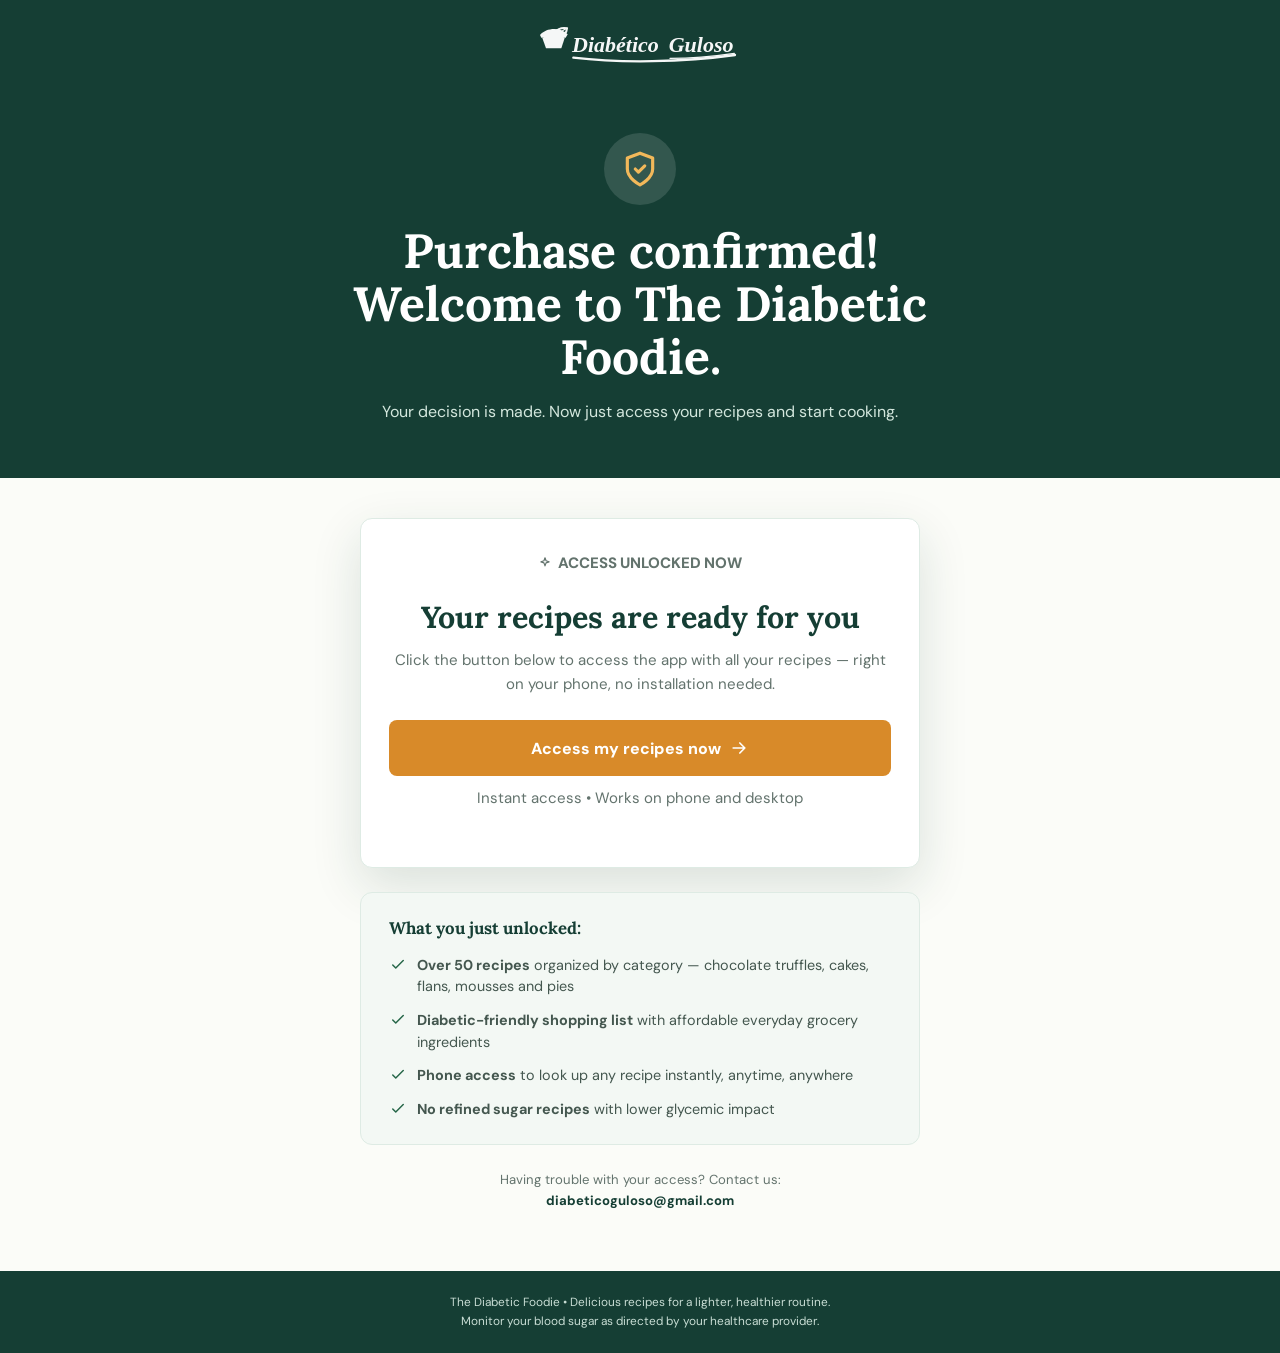
<file: obrigado-en.html>
<!doctype html>
<html lang="en-US">
  <head>
    <meta charset="UTF-8" />
    <meta name="viewport" content="width=device-width, initial-scale=1.0" />
    <meta name="theme-color" content="#153e34" />
    <meta name="robots" content="noindex, nofollow" />
    <title>Thank You! | The Diabetic Foodie</title>
    <link rel="icon" type="image/svg+xml" href="./assets/favicon.svg" />
    <link rel="preconnect" href="https://fonts.googleapis.com" />
    <link rel="preconnect" href="https://fonts.gstatic.com" crossorigin />
    <link href="https://fonts.googleapis.com/css2?family=DM+Sans:wght@400;500;600;700;800&family=Lora:wght@600;700&display=swap" rel="stylesheet" />
    <style>
      :root {
        --forest: #153e34;
        --forest-2: #1d5745;
        --leaf: #276749;
        --mint: #e4f1ea;
        --mint-2: #f3f8f4;
        --gold: #d88a29;
        --ink: #20332d;
        --muted: #63736d;
        --line: #deebe4;
        --cream: #fbfcf8;
        --white: #fff;
        --shadow: 0 18px 50px rgba(21, 62, 52, .14);
      }
      * { box-sizing: border-box; margin: 0; padding: 0; }
      html { scroll-behavior: smooth; }
      body {
        background: var(--cream);
        color: var(--ink);
        font-family: "DM Sans", Arial, sans-serif;
        -webkit-font-smoothing: antialiased;
        min-height: 100vh;
        display: flex;
        flex-direction: column;
      }
      a { -webkit-tap-highlight-color: transparent; text-decoration: none; color: inherit; }
      img { display: block; max-width: 100%; }

      /* HEADER */
      .header {
        background: var(--forest);
        padding: 18px 0;
        text-align: center;
      }
      .logo {
        display: inline-block;
        width: min(220px, 60vw);
        height: auto;
        filter: brightness(0) invert(1);
        opacity: .96;
      }

      /* HERO */
      .hero {
        background: var(--forest);
        padding: 42px 20px 52px;
        text-align: center;
        color: white;
      }
      .hero-icon {
        display: inline-flex;
        width: 72px;
        height: 72px;
        align-items: center;
        justify-content: center;
        border-radius: 50%;
        background: rgba(255,255,255,.13);
        margin-bottom: 20px;
      }
      .hero-icon svg {
        width: 38px;
        height: 38px;
        color: #f2b85a;
      }
      .hero h1 {
        font-family: Lora, Georgia, serif;
        font-size: clamp(2rem, 7vw, 3rem);
        line-height: 1.1;
        color: white;
        max-width: 640px;
        margin: 0 auto 16px;
      }
      .hero p {
        color: #d3e7dd;
        font-size: 1rem;
        line-height: 1.65;
        max-width: 520px;
        margin: 0 auto;
      }

      /* MAIN */
      .main {
        flex: 1;
        padding: 40px 20px 60px;
        display: flex;
        flex-direction: column;
        align-items: center;
        gap: 24px;
      }

      /* CTA CARD */
      .cta-card {
        background: white;
        border: 1px solid var(--line);
        border-radius: 12px;
        box-shadow: var(--shadow);
        padding: 32px 28px;
        max-width: 560px;
        width: 100%;
        text-align: center;
      }
      .eyebrow {
        display: inline-flex;
        align-items: center;
        gap: 6px;
        color: var(--leaf);
        font-size: .74rem;
        font-weight: 800;
        text-transform: uppercase;
        margin-bottom: 12px;
      }
      .eyebrow svg { width: 14px; height: 14px; }
      .cta-card h2 {
        font-family: Lora, Georgia, serif;
        font-size: clamp(1.45rem, 5vw, 1.9rem);
        color: var(--forest);
        line-height: 1.2;
        margin-bottom: 12px;
      }
      .cta-card p {
        color: var(--muted);
        font-size: .94rem;
        line-height: 1.62;
        margin-bottom: 24px;
      }
      .btn {
        display: inline-flex;
        align-items: center;
        justify-content: center;
        gap: 8px;
        width: 100%;
        min-height: 56px;
        padding: 0 24px;
        border-radius: 8px;
        background: var(--gold);
        color: white;
        font-family: "DM Sans", Arial, sans-serif;
        font-size: 1rem;
        font-weight: 800;
        text-align: center;
        border: none;
        cursor: pointer;
        animation: pulse 1.6s infinite;
        transition: transform .18s ease, box-shadow .18s ease;
      }
      .btn:hover { transform: translateY(-2px); box-shadow: 0 10px 24px rgba(216,138,41,.28); }
      .btn svg { width: 20px; height: 20px; flex-shrink: 0; }
      @keyframes pulse {
        50% { transform: scale(1.03); box-shadow: 0 0 0 8px rgba(216,138,41,.12); }
      }
      .btn-note {
        margin-top: 10px;
        color: var(--muted);
        font-size: .76rem;
      }

      /* CHECKLIST */
      .checklist-card {
        background: var(--mint-2);
        border: 1px solid var(--line);
        border-radius: 12px;
        padding: 24px 28px;
        max-width: 560px;
        width: 100%;
      }
      .checklist-card h3 {
        font-family: Lora, Georgia, serif;
        color: var(--forest);
        font-size: 1.05rem;
        margin-bottom: 16px;
      }
      .checklist {
        display: grid;
        gap: 12px;
        list-style: none;
      }
      .checklist li {
        display: flex;
        gap: 10px;
        align-items: flex-start;
        color: #44574f;
        font-size: .9rem;
        line-height: 1.5;
      }
      .checklist svg {
        flex-shrink: 0;
        width: 18px;
        height: 18px;
        color: var(--leaf);
        margin-top: 1px;
      }

      /* SUPPORT */
      .suporte {
        max-width: 560px;
        width: 100%;
        text-align: center;
        color: var(--muted);
        font-size: .82rem;
        line-height: 1.6;
        padding: 0 8px;
      }
      .suporte strong { color: var(--forest); }

      /* FOOTER */
      .footer {
        padding: 22px 20px;
        background: var(--forest);
        color: #c8ddd4;
        text-align: center;
        font-size: .74rem;
        line-height: 1.6;
      }

      @media (max-width: 480px) {
        .cta-card, .checklist-card { padding: 24px 18px; }
        .hero { padding: 32px 16px 40px; }
      }
    </style>
  </head>
  <body>

    <!-- HEADER -->
    <header class="header">
      <img class="logo" src="./assets/logo-diabetico-guloso.svg" alt="The Diabetic Foodie" />
    </header>

    <!-- HERO -->
    <section class="hero">
      <div class="hero-icon">
        <svg viewBox="0 0 24 24" fill="none" stroke="currentColor" stroke-width="2" stroke-linecap="round" stroke-linejoin="round">
          <path d="M12 22s8-4 8-10V5l-8-3-8 3v7c0 6 8 10 8 10Z"/>
          <path d="m9 12 2 2 4-4"/>
        </svg>
      </div>
      <h1>Purchase confirmed!<br/>Welcome to The Diabetic Foodie.</h1>
      <p>Your decision is made. Now just access your recipes and start cooking.</p>
    </section>

    <!-- MAIN -->
    <main class="main">

      <!-- CTA -->
      <div class="cta-card">
        <p class="eyebrow">
          <svg viewBox="0 0 24 24" fill="none" stroke="currentColor" stroke-width="2" stroke-linecap="round" stroke-linejoin="round">
            <path d="m12 3 1.8 5.2L19 10l-5.2 1.8L12 17l-1.8-5.2L5 10l5.2-1.8L12 3Z"/>
          </svg>
          Access unlocked now
        </p>
        <h2>Your recipes are ready for you</h2>
        <p>Click the button below to access the app with all your recipes — right on your phone, no installation needed.</p>
        <a class="btn" href="https://webapp-diabetico-guloso.vercel.app/en" target="_blank" rel="noopener">
          Access my recipes now
          <svg viewBox="0 0 24 24" fill="none" stroke="currentColor" stroke-width="2" stroke-linecap="round" stroke-linejoin="round">
            <path d="M5 12h14m-6-6 6 6-6 6"/>
          </svg>
        </a>
        <p class="btn-note">Instant access • Works on phone and desktop</p>
      </div>

      <!-- CHECKLIST -->
      <div class="checklist-card">
        <h3>What you just unlocked:</h3>
        <ul class="checklist">
          <li>
            <svg viewBox="0 0 24 24" fill="none" stroke="currentColor" stroke-width="2" stroke-linecap="round" stroke-linejoin="round"><path d="m5 12 4 4L19 6"/></svg>
            <span><strong>Over 50 recipes</strong> organized by category — chocolate truffles, cakes, flans, mousses and pies</span>
          </li>
          <li>
            <svg viewBox="0 0 24 24" fill="none" stroke="currentColor" stroke-width="2" stroke-linecap="round" stroke-linejoin="round"><path d="m5 12 4 4L19 6"/></svg>
            <span><strong>Diabetic-friendly shopping list</strong> with affordable everyday grocery ingredients</span>
          </li>
          <li>
            <svg viewBox="0 0 24 24" fill="none" stroke="currentColor" stroke-width="2" stroke-linecap="round" stroke-linejoin="round"><path d="m5 12 4 4L19 6"/></svg>
            <span><strong>Phone access</strong> to look up any recipe instantly, anytime, anywhere</span>
          </li>
          <li>
            <svg viewBox="0 0 24 24" fill="none" stroke="currentColor" stroke-width="2" stroke-linecap="round" stroke-linejoin="round"><path d="m5 12 4 4L19 6"/></svg>
            <span><strong>No refined sugar recipes</strong> with lower glycemic impact</span>
          </li>
        </ul>
      </div>

      <!-- SUPPORT -->
      <div class="suporte">
        <p>Having trouble with your access? Contact us:<br/>
        <strong>diabeticoguloso@gmail.com</strong></p>
      </div>

    </main>

    <!-- FOOTER -->
    <footer class="footer">
      The Diabetic Foodie • Delicious recipes for a lighter, healthier routine.<br/>
      Monitor your blood sugar as directed by your healthcare provider.
    </footer>

  </body>
</html>
</file>
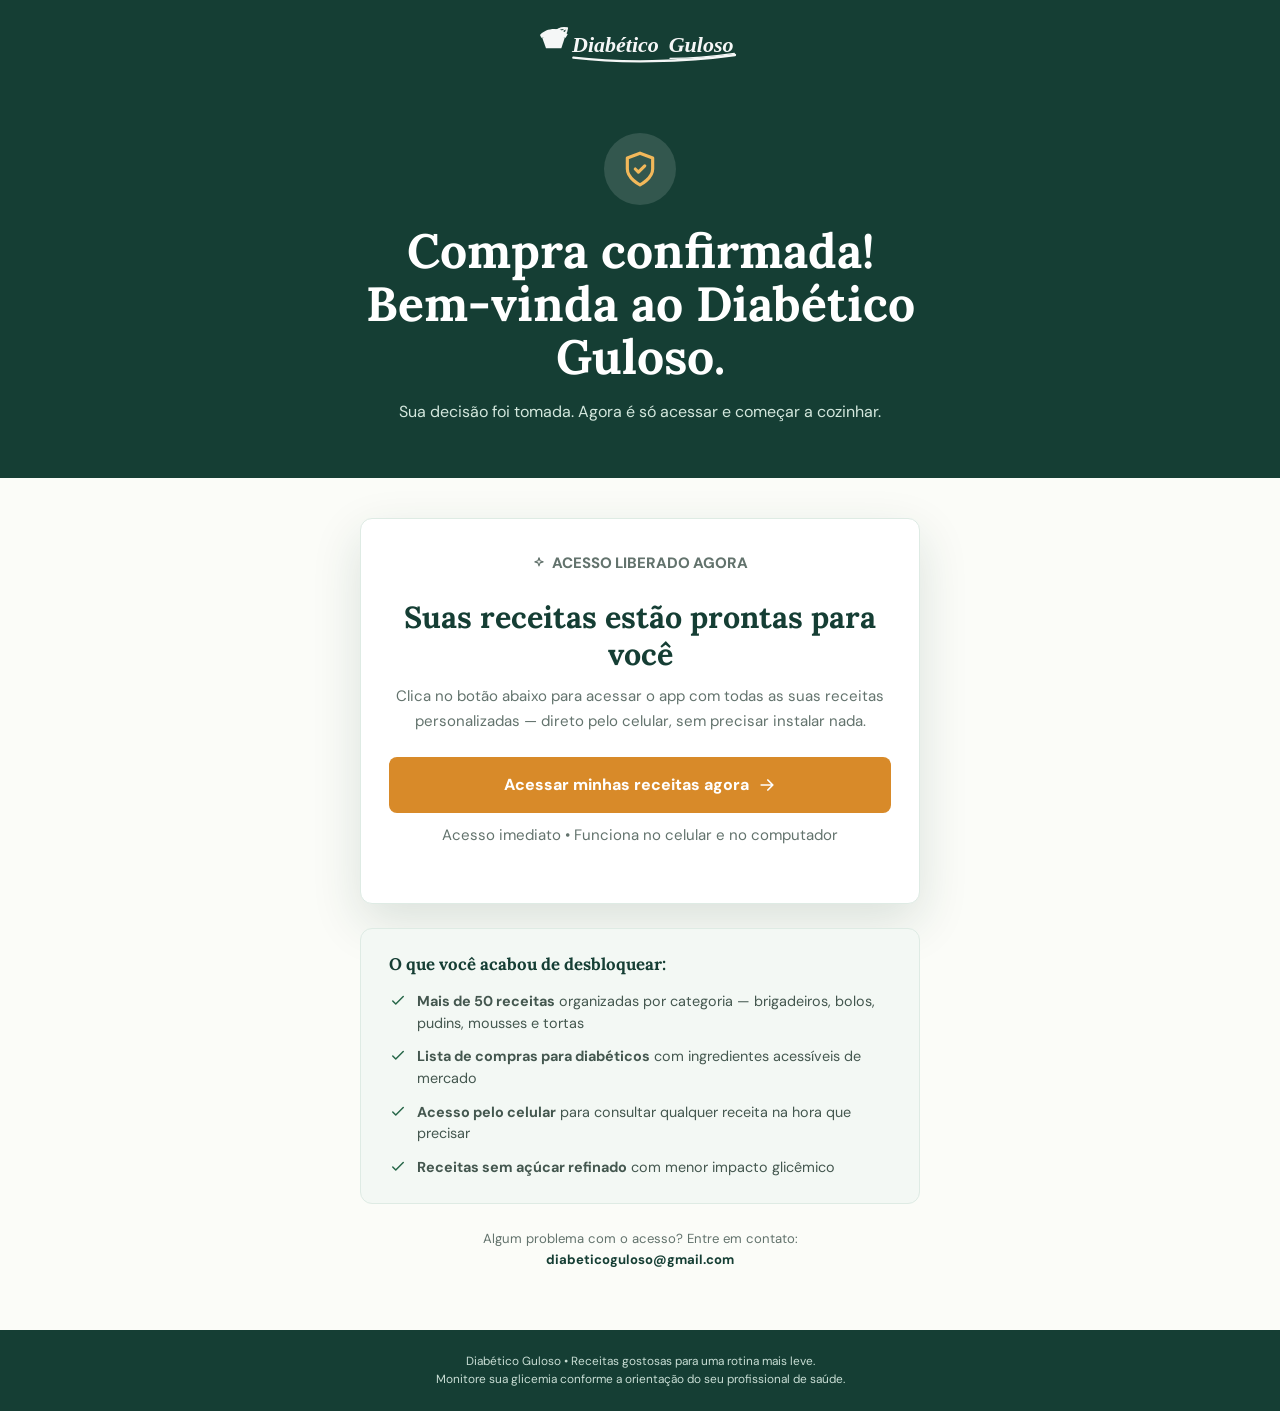
<file: obrigado.html>
<!doctype html>
<html lang="pt-BR">
  <head>
    <meta charset="UTF-8" />
    <meta name="viewport" content="width=device-width, initial-scale=1.0" />
    <meta name="theme-color" content="#153e34" />
    <meta name="robots" content="noindex, nofollow" />
    <title>Obrigado! | Diabético Guloso</title>
    <link rel="icon" type="image/svg+xml" href="./assets/favicon.svg" />
    <link rel="preconnect" href="https://fonts.googleapis.com" />
    <link rel="preconnect" href="https://fonts.gstatic.com" crossorigin />
    <link href="https://fonts.googleapis.com/css2?family=DM+Sans:wght@400;500;600;700;800&family=Lora:wght@600;700&display=swap" rel="stylesheet" />
    <style>
      :root {
        --forest: #153e34;
        --forest-2: #1d5745;
        --leaf: #276749;
        --mint: #e4f1ea;
        --mint-2: #f3f8f4;
        --gold: #d88a29;
        --ink: #20332d;
        --muted: #63736d;
        --line: #deebe4;
        --cream: #fbfcf8;
        --white: #fff;
        --shadow: 0 18px 50px rgba(21, 62, 52, .14);
      }
      * { box-sizing: border-box; margin: 0; padding: 0; }
      html { scroll-behavior: smooth; }
      body {
        background: var(--cream);
        color: var(--ink);
        font-family: "DM Sans", Arial, sans-serif;
        -webkit-font-smoothing: antialiased;
        min-height: 100vh;
        display: flex;
        flex-direction: column;
      }
      a { -webkit-tap-highlight-color: transparent; text-decoration: none; color: inherit; }
      img { display: block; max-width: 100%; }

      /* HEADER */
      .header {
        background: var(--forest);
        padding: 18px 0;
        text-align: center;
      }
      .logo {
        display: inline-block;
        width: min(220px, 60vw);
        height: auto;
        filter: brightness(0) invert(1);
        opacity: .96;
      }

      /* HERO */
      .hero {
        background: var(--forest);
        padding: 42px 20px 52px;
        text-align: center;
        color: white;
      }
      .hero-icon {
        display: inline-flex;
        width: 72px;
        height: 72px;
        align-items: center;
        justify-content: center;
        border-radius: 50%;
        background: rgba(255,255,255,.13);
        margin-bottom: 20px;
      }
      .hero-icon svg {
        width: 38px;
        height: 38px;
        color: #f2b85a;
      }
      .hero h1 {
        font-family: Lora, Georgia, serif;
        font-size: clamp(2rem, 7vw, 3rem);
        line-height: 1.1;
        color: white;
        max-width: 640px;
        margin: 0 auto 16px;
      }
      .hero p {
        color: #d3e7dd;
        font-size: 1rem;
        line-height: 1.65;
        max-width: 520px;
        margin: 0 auto;
      }

      /* MAIN */
      .main {
        flex: 1;
        padding: 40px 20px 60px;
        display: flex;
        flex-direction: column;
        align-items: center;
        gap: 24px;
      }

      /* CTA CARD */
      .cta-card {
        background: white;
        border: 1px solid var(--line);
        border-radius: 12px;
        box-shadow: var(--shadow);
        padding: 32px 28px;
        max-width: 560px;
        width: 100%;
        text-align: center;
      }
      .eyebrow {
        display: inline-flex;
        align-items: center;
        gap: 6px;
        color: var(--leaf);
        font-size: .74rem;
        font-weight: 800;
        text-transform: uppercase;
        margin-bottom: 12px;
      }
      .eyebrow svg { width: 14px; height: 14px; }
      .cta-card h2 {
        font-family: Lora, Georgia, serif;
        font-size: clamp(1.45rem, 5vw, 1.9rem);
        color: var(--forest);
        line-height: 1.2;
        margin-bottom: 12px;
      }
      .cta-card p {
        color: var(--muted);
        font-size: .94rem;
        line-height: 1.62;
        margin-bottom: 24px;
      }
      .btn {
        display: inline-flex;
        align-items: center;
        justify-content: center;
        gap: 8px;
        width: 100%;
        min-height: 56px;
        padding: 0 24px;
        border-radius: 8px;
        background: var(--gold);
        color: white;
        font-family: "DM Sans", Arial, sans-serif;
        font-size: 1rem;
        font-weight: 800;
        text-align: center;
        border: none;
        cursor: pointer;
        animation: pulse 1.6s infinite;
        transition: transform .18s ease, box-shadow .18s ease;
      }
      .btn:hover { transform: translateY(-2px); box-shadow: 0 10px 24px rgba(216,138,41,.28); }
      .btn svg { width: 20px; height: 20px; flex-shrink: 0; }
      @keyframes pulse {
        50% { transform: scale(1.03); box-shadow: 0 0 0 8px rgba(216,138,41,.12); }
      }
      .btn-note {
        margin-top: 10px;
        color: var(--muted);
        font-size: .76rem;
      }

      /* CHECKLIST */
      .checklist-card {
        background: var(--mint-2);
        border: 1px solid var(--line);
        border-radius: 12px;
        padding: 24px 28px;
        max-width: 560px;
        width: 100%;
      }
      .checklist-card h3 {
        font-family: Lora, Georgia, serif;
        color: var(--forest);
        font-size: 1.05rem;
        margin-bottom: 16px;
      }
      .checklist {
        display: grid;
        gap: 12px;
        list-style: none;
      }
      .checklist li {
        display: flex;
        gap: 10px;
        align-items: flex-start;
        color: #44574f;
        font-size: .9rem;
        line-height: 1.5;
      }
      .checklist svg {
        flex-shrink: 0;
        width: 18px;
        height: 18px;
        color: var(--leaf);
        margin-top: 1px;
      }

      /* SUPORTE */
      .suporte {
        max-width: 560px;
        width: 100%;
        text-align: center;
        color: var(--muted);
        font-size: .82rem;
        line-height: 1.6;
        padding: 0 8px;
      }
      .suporte strong { color: var(--forest); }

      /* FOOTER */
      .footer {
        padding: 22px 20px;
        background: var(--forest);
        color: #c8ddd4;
        text-align: center;
        font-size: .74rem;
        line-height: 1.6;
      }

      @media (max-width: 480px) {
        .cta-card, .checklist-card { padding: 24px 18px; }
        .hero { padding: 32px 16px 40px; }
      }
    </style>
  </head>
  <body>

    <!-- HEADER -->
    <header class="header">
      <img class="logo" src="./assets/logo-diabetico-guloso.svg" alt="Diabético Guloso" />
    </header>

    <!-- HERO -->
    <section class="hero">
      <div class="hero-icon">
        <svg viewBox="0 0 24 24" fill="none" stroke="currentColor" stroke-width="2" stroke-linecap="round" stroke-linejoin="round">
          <path d="M12 22s8-4 8-10V5l-8-3-8 3v7c0 6 8 10 8 10Z"/>
          <path d="m9 12 2 2 4-4"/>
        </svg>
      </div>
      <h1>Compra confirmada!<br/>Bem-vinda ao Diabético Guloso.</h1>
      <p>Sua decisão foi tomada. Agora é só acessar e começar a cozinhar.</p>
    </section>

    <!-- MAIN -->
    <main class="main">

      <!-- CTA -->
      <div class="cta-card">
        <p class="eyebrow">
          <svg viewBox="0 0 24 24" fill="none" stroke="currentColor" stroke-width="2" stroke-linecap="round" stroke-linejoin="round">
            <path d="m12 3 1.8 5.2L19 10l-5.2 1.8L12 17l-1.8-5.2L5 10l5.2-1.8L12 3Z"/>
          </svg>
          Acesso liberado agora
        </p>
        <h2>Suas receitas estão prontas para você</h2>
        <p>Clica no botão abaixo para acessar o app com todas as suas receitas personalizadas — direto pelo celular, sem precisar instalar nada.</p>
        <a class="btn" href="https://webapp-diabetico-guloso.vercel.app/" target="_blank" rel="noopener">
          Acessar minhas receitas agora
          <svg viewBox="0 0 24 24" fill="none" stroke="currentColor" stroke-width="2" stroke-linecap="round" stroke-linejoin="round">
            <path d="M5 12h14m-6-6 6 6-6 6"/>
          </svg>
        </a>
        <p class="btn-note">Acesso imediato • Funciona no celular e no computador</p>
      </div>

      <!-- CHECKLIST -->
      <div class="checklist-card">
        <h3>O que você acabou de desbloquear:</h3>
        <ul class="checklist">
          <li>
            <svg viewBox="0 0 24 24" fill="none" stroke="currentColor" stroke-width="2" stroke-linecap="round" stroke-linejoin="round"><path d="m5 12 4 4L19 6"/></svg>
            <span><strong>Mais de 50 receitas</strong> organizadas por categoria — brigadeiros, bolos, pudins, mousses e tortas</span>
          </li>
          <li>
            <svg viewBox="0 0 24 24" fill="none" stroke="currentColor" stroke-width="2" stroke-linecap="round" stroke-linejoin="round"><path d="m5 12 4 4L19 6"/></svg>
            <span><strong>Lista de compras para diabéticos</strong> com ingredientes acessíveis de mercado</span>
          </li>
          <li>
            <svg viewBox="0 0 24 24" fill="none" stroke="currentColor" stroke-width="2" stroke-linecap="round" stroke-linejoin="round"><path d="m5 12 4 4L19 6"/></svg>
            <span><strong>Acesso pelo celular</strong> para consultar qualquer receita na hora que precisar</span>
          </li>
          <li>
            <svg viewBox="0 0 24 24" fill="none" stroke="currentColor" stroke-width="2" stroke-linecap="round" stroke-linejoin="round"><path d="m5 12 4 4L19 6"/></svg>
            <span><strong>Receitas sem açúcar refinado</strong> com menor impacto glicêmico</span>
          </li>
        </ul>
      </div>

      <!-- SUPORTE -->
      <div class="suporte">
        <p>Algum problema com o acesso? Entre em contato:<br/>
        <strong>diabeticoguloso@gmail.com</strong></p>
      </div>

    </main>

    <!-- FOOTER -->
    <footer class="footer">
      Diabético Guloso • Receitas gostosas para uma rotina mais leve.<br/>
      Monitore sua glicemia conforme a orientação do seu profissional de saúde.
    </footer>

  </body>
</html>
</file>
